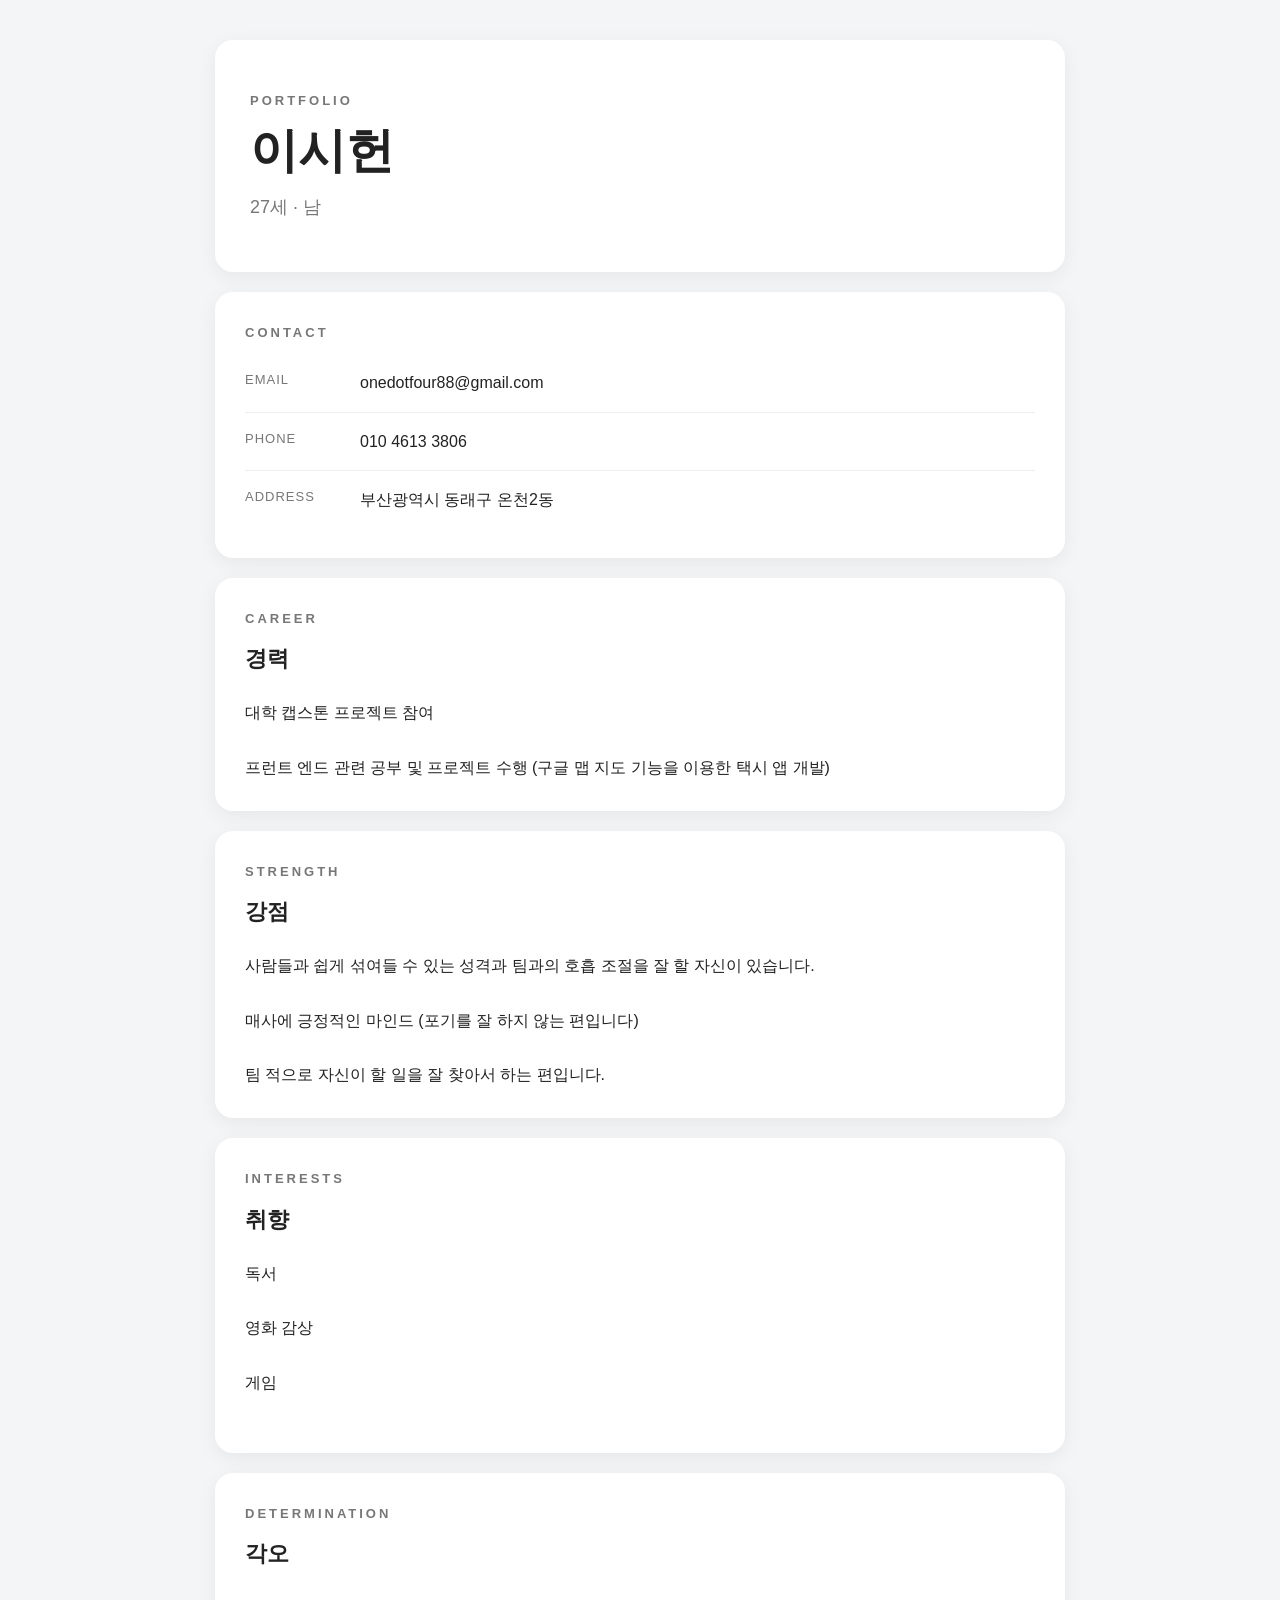
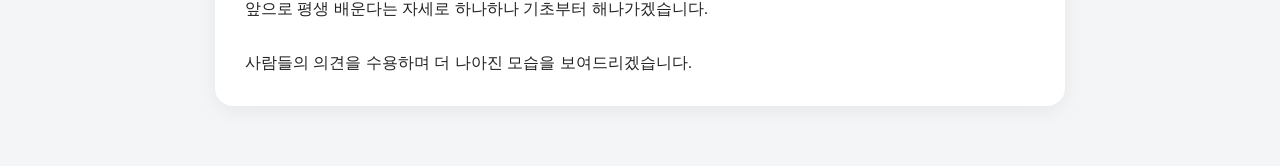
<file: index.html>
<!DOCTYPE html>
<html lang="ko">

<head>

    <meta charset="UTF-8">

    <meta
        name="viewport"
        content="width=device-width, initial-scale=1.0"
    >

    <title>
        
            이시헌 - Portfolio
        
    </title>

    <link
        rel="stylesheet"
        href="style.css"
    >

</head>


<body>

<div class="portfolio-page">

    <main class="portfolio-container">


        <!-- ========================= -->
        <!-- 상단 프로필 -->
        <!-- ========================= -->

        <header class="portfolio-hero">

            <div class="hero-label">
                PORTFOLIO
            </div>


            

            <h1 class="profile-name">
                이시헌
            </h1>

            


            

            <div class="basic-info">

                

                <span>
                    27세
                </span>

                


                

                <span>
                    남
                </span>

                

            </div>

            


        </header>


        <!-- ========================= -->
        <!-- CONTACT -->
        <!-- ========================= -->

        

        <section class="portfolio-section">

            <div class="section-label">
                CONTACT
            </div>


            <div class="contact-list">


                

                <div class="contact-item">

                    <div class="contact-label">
                        EMAIL
                    </div>

                    <div class="contact-value">
                        onedotfour88@gmail.com
                    </div>

                </div>

                


                

                <div class="contact-item">

                    <div class="contact-label">
                        PHONE
                    </div>

                    <div class="contact-value">
                        010 4613 3806
                    </div>

                </div>

                


                

                <div class="contact-item">

                    <div class="contact-label">
                        ADDRESS
                    </div>

                    <div class="contact-value">
                        부산광역시 동래구 온천2동
                    </div>

                </div>

                


            </div>

        </section>

        


        <!-- ========================= -->
        <!-- 경력 -->
        <!-- ========================= -->

        

        <section class="portfolio-section">

            <div class="section-label">
                CAREER
            </div>

            <h2>
                경력
            </h2>

            <div class="section-content">
                대학 캡스톤 프로젝트 참여 <br><br>프런트 엔드 관련 공부 및 프로젝트 수행 (구글 맵 지도 기능을 이용한 택시 앱 개발)  
            </div>

        </section>

        


        <!-- ========================= -->
        <!-- 강점 -->
        <!-- ========================= -->

        

        <section class="portfolio-section">

            <div class="section-label">
                STRENGTH
            </div>

            <h2>
                강점
            </h2>

            <div class="section-content">
                사람들과 쉽게 섞여들 수 있는 성격과 팀과의 호흡 조절을 잘 할 자신이 있습니다. <br><br>매사에 긍정적인 마인드 (포기를 잘 하지 않는 편입니다) <br><br>팀 적으로 자신이 할 일을 잘 찾아서 하는 편입니다.<br>
            </div>

        </section>

        


        <!-- ========================= -->
        <!-- 취향 -->
        <!-- ========================= -->

        

        <section class="portfolio-section">

            <div class="section-label">
                INTERESTS
            </div>

            <h2>
                취향
            </h2>

            <div class="section-content">
                독서 <br><br>영화 감상 <br><br>게임 <br><br>
            </div>

        </section>

        


        <!-- ========================= -->
        <!-- 각오 -->
        <!-- ========================= -->

        

        <section class="portfolio-section">

            <div class="section-label">
                DETERMINATION
            </div>

            <h2>
                각오
            </h2>

            <div class="section-content">
                앞으로 평생 배운다는 자세로 하나하나 기초부터 해나가겠습니다. <br><br>사람들의 의견을 수용하며 더 나아진 모습을 보여드리겠습니다.
            </div>

        </section>

        


        <!-- ========================= -->
        <!-- 로컬 편집 버튼 -->
        <!-- ========================= -->

        


    </main>

</div>


</body>

</html>
</file>
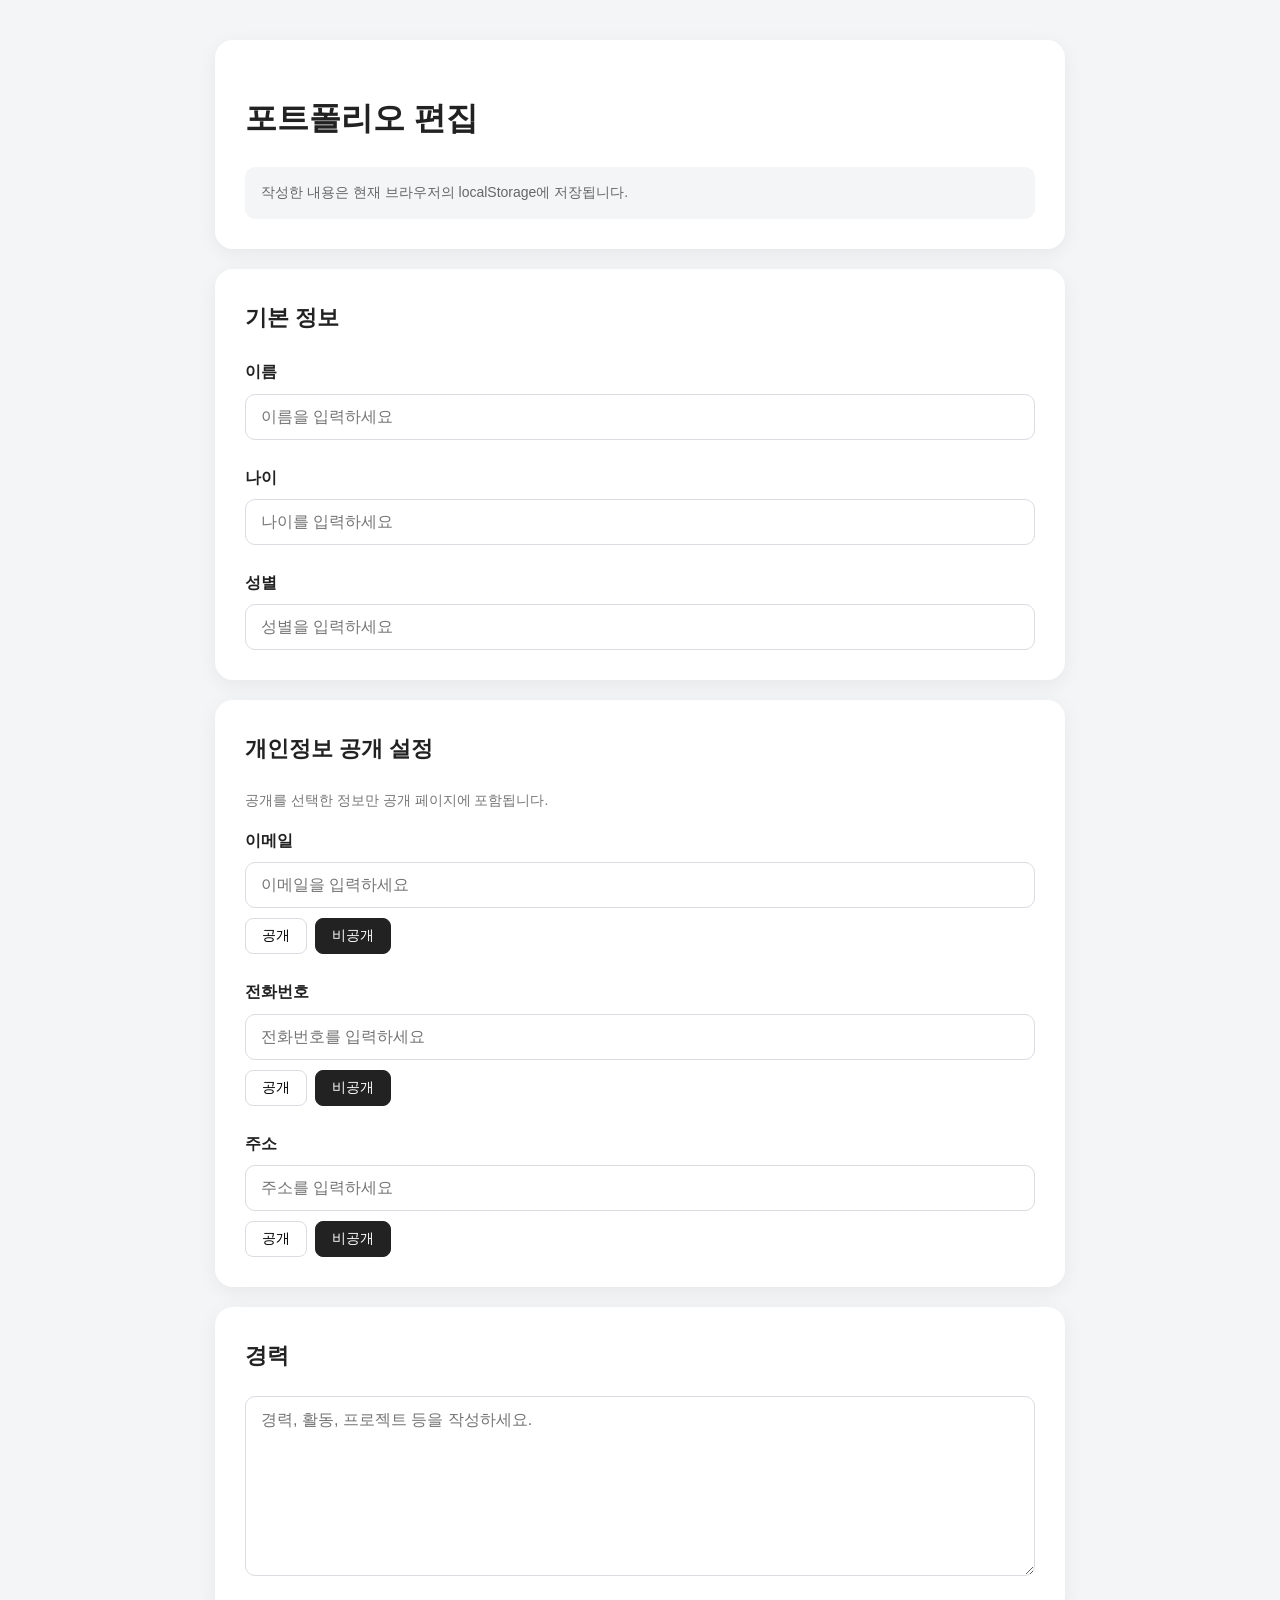
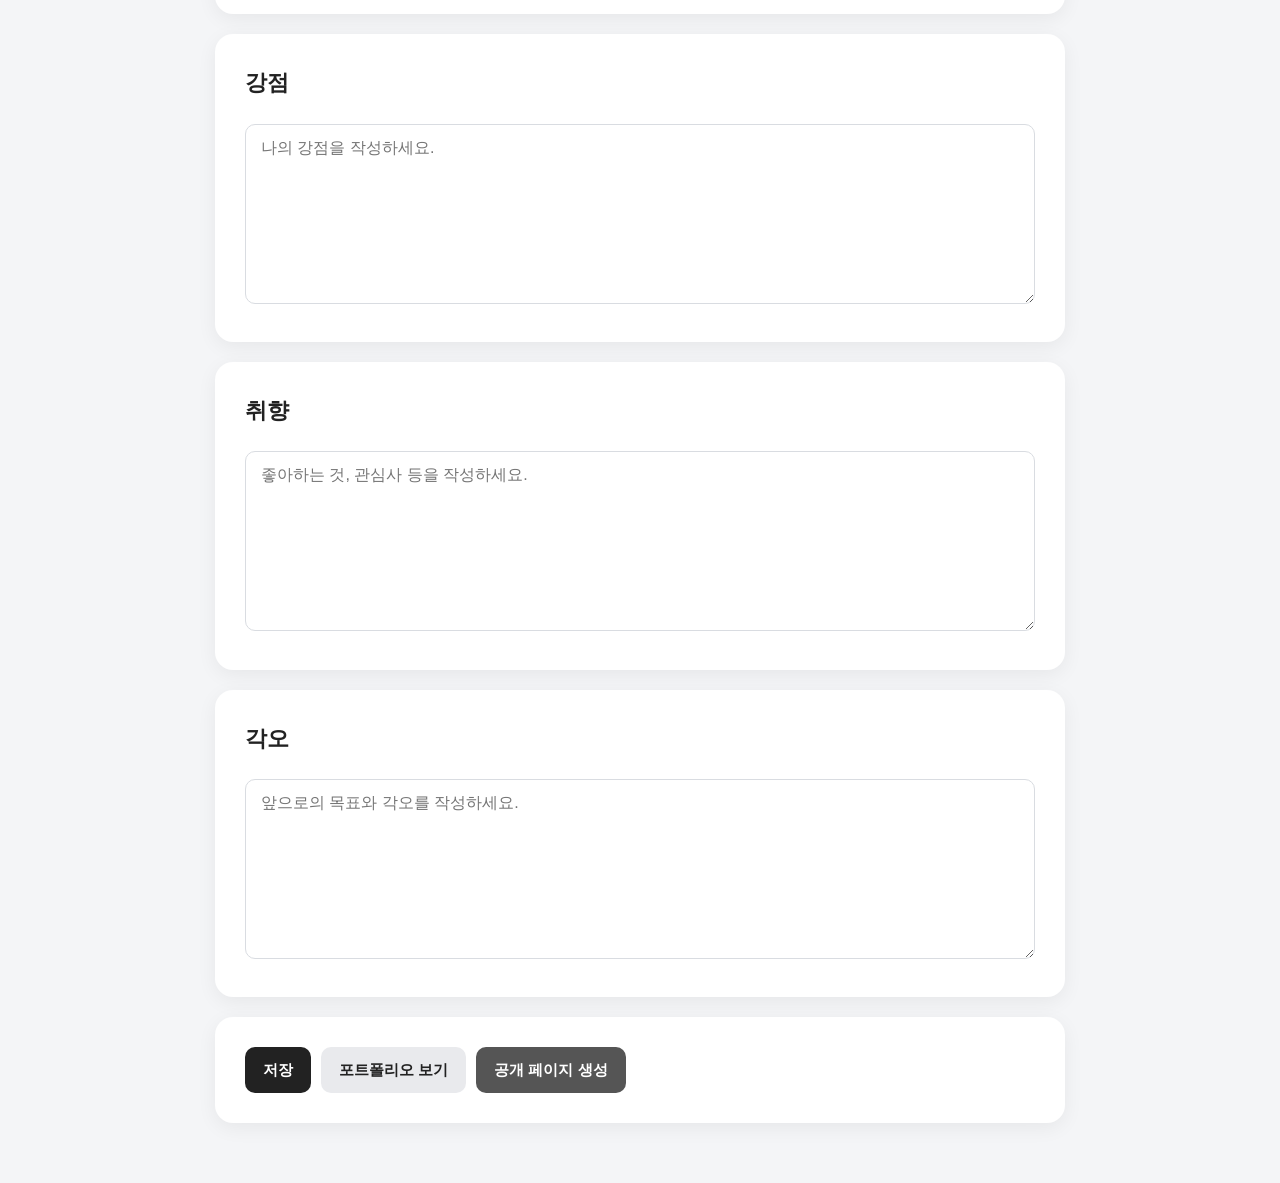
<file: edit.html>
<!DOCTYPE html>
<html lang="ko">

<head>
    <meta charset="UTF-8">

    <meta
        name="viewport"
        content="width=device-width, initial-scale=1.0"
    >

    <title>포트폴리오 편집</title>

    <link rel="stylesheet" href="style.css">
</head>


<body>

<div class="container">


    <!-- 제목 -->

    <div class="card">

        <h1>포트폴리오 편집</h1>

        <div class="notice">
            작성한 내용은 현재 브라우저의 localStorage에 저장됩니다.
        </div>

    </div>



    <!-- 기본 정보 -->

    <div class="card">

        <h2>기본 정보</h2>


        <div class="field">

            <label for="name">
                이름
            </label>

            <input
                type="text"
                id="name"
                placeholder="이름을 입력하세요"
            >

        </div>


        <div class="field">

            <label for="age">
                나이
            </label>

            <input
                type="number"
                id="age"
                placeholder="나이를 입력하세요"
            >

        </div>


        <div class="field">

            <label for="gender">
                성별
            </label>

            <input
                type="text"
                id="gender"
                placeholder="성별을 입력하세요"
            >

        </div>

    </div>



    <!-- 개인정보 -->

    <div class="card">

        <h2>개인정보 공개 설정</h2>

        <p class="description">
            공개를 선택한 정보만 공개 페이지에 포함됩니다.
        </p>


        <!-- 이메일 -->

        <div class="field">

            <label for="email">
                이메일
            </label>

            <input
                type="email"
                id="email"
                placeholder="이메일을 입력하세요"
            >


            <div class="visibility">

                <button
                    type="button"
                    id="email-public"
                    onclick="setVisibility('email', true)"
                >
                    공개
                </button>


                <button
                    type="button"
                    id="email-private"
                    onclick="setVisibility('email', false)"
                >
                    비공개
                </button>

            </div>

        </div>



        <!-- 전화번호 -->

        <div class="field">

            <label for="phone">
                전화번호
            </label>

            <input
                type="text"
                id="phone"
                placeholder="전화번호를 입력하세요"
            >


            <div class="visibility">

                <button
                    type="button"
                    id="phone-public"
                    onclick="setVisibility('phone', true)"
                >
                    공개
                </button>


                <button
                    type="button"
                    id="phone-private"
                    onclick="setVisibility('phone', false)"
                >
                    비공개
                </button>

            </div>

        </div>



        <!-- 주소 -->

        <div class="field">

            <label for="address">
                주소
            </label>

            <input
                type="text"
                id="address"
                placeholder="주소를 입력하세요"
            >


            <div class="visibility">

                <button
                    type="button"
                    id="address-public"
                    onclick="setVisibility('address', true)"
                >
                    공개
                </button>


                <button
                    type="button"
                    id="address-private"
                    onclick="setVisibility('address', false)"
                >
                    비공개
                </button>

            </div>

        </div>

    </div>



    <!-- 경력 -->

    <div class="card">

        <h2>경력</h2>

        <textarea
            id="career"
            placeholder="경력, 활동, 프로젝트 등을 작성하세요."
        ></textarea>

    </div>



    <!-- 강점 -->

    <div class="card">

        <h2>강점</h2>

        <textarea
            id="strength"
            placeholder="나의 강점을 작성하세요."
        ></textarea>

    </div>



    <!-- 취향 -->

    <div class="card">

        <h2>취향</h2>

        <textarea
            id="taste"
            placeholder="좋아하는 것, 관심사 등을 작성하세요."
        ></textarea>

    </div>



    <!-- 각오 -->

    <div class="card">

        <h2>각오</h2>

        <textarea
            id="determination"
            placeholder="앞으로의 목표와 각오를 작성하세요."
        ></textarea>

    </div>



    <!-- 버튼 -->

    <div class="card">

        <div class="action-buttons">


            <button
                class="save-button"
                type="button"
                onclick="saveProfile()"
            >
                저장
            </button>


            <button
                class="preview-button"
                type="button"
                onclick="goToPortfolio()"
            >
                포트폴리오 보기
            </button>


            <button
                class="generate-button"
                type="button"
                onclick="generatePublicPage()"
            >
                공개 페이지 생성
            </button>


        </div>

    </div>


</div>


<script src="script.js"></script>

</body>

</html>
</file>
<file: style.css>
* {
    box-sizing: border-box;
}

html {
    scroll-behavior: smooth;
}

body {
    margin: 0;
    padding: 40px 20px;
    background: #f4f5f7;
    color: #222;
    font-family: Arial, "Noto Sans KR", sans-serif;
    line-height: 1.7;
}

.container {
    width: 100%;
    max-width: 850px;
    margin: 0 auto;
}

.card {
    background: white;
    border-radius: 18px;
    padding: 30px;
    margin-bottom: 20px;
    box-shadow: 0 5px 20px rgba(0, 0, 0, 0.06);
}

.profile-header {
    padding: 50px 35px;
}

.profile-label {
    margin: 0 0 10px;
    font-size: 13px;
    font-weight: bold;
    letter-spacing: 3px;
    color: #777;
}

.profile-header h1 {
    margin: 0;
    font-size: 48px;
    line-height: 1.2;
}

.profile-basic {
    margin-top: 12px;
    color: #777;
    font-size: 18px;
}

h2 {
    margin-top: 0;
    margin-bottom: 22px;
    font-size: 22px;
}

.notice {
    padding: 14px 16px;
    margin-top: 20px;
    background: #f4f5f7;
    border-radius: 10px;
    color: #666;
    font-size: 14px;
}

.description {
    color: #777;
    font-size: 14px;
}

.field {
    margin-bottom: 24px;
}

.field:last-child {
    margin-bottom: 0;
}

label {
    display: block;
    margin-bottom: 8px;
    font-weight: bold;
}

input,
textarea {
    width: 100%;
    padding: 13px 15px;
    border: 1px solid #d9dce1;
    border-radius: 10px;
    font-size: 16px;
    font-family: inherit;
    background: white;
}

input:focus,
textarea:focus {
    outline: 3px solid rgba(0, 0, 0, 0.08);
    border-color: #777;
}

textarea {
    min-height: 180px;
    resize: vertical;
}

.visibility {
    display: flex;
    gap: 8px;
    margin-top: 10px;
}

.visibility button {
    padding: 8px 16px;
    border: 1px solid #d9dce1;
    border-radius: 8px;
    background: white;
    cursor: pointer;
    font-size: 14px;
}

.visibility button:hover {
    background: #f1f2f4;
}

.visibility button.active {
    background: #222;
    color: white;
    border-color: #222;
}

.action-buttons {
    display: flex;
    flex-wrap: wrap;
    gap: 10px;
}

.action-buttons button {
    min-height: 46px;
    padding: 10px 18px;
    border: none;
    border-radius: 10px;
    cursor: pointer;
    font-size: 15px;
    font-weight: bold;
}

.save-button {
    background: #222;
    color: white;
}

.preview-button {
    background: #e9eaed;
    color: #222;
}

.generate-button {
    background: #555;
    color: white;
}

.action-buttons button:hover {
    opacity: 0.85;
}

.action-buttons button:focus,
.visibility button:focus {
    outline: 3px solid rgba(0, 0, 0, 0.25);
    outline-offset: 2px;
}

.contact-item {
    display: flex;
    flex-wrap: wrap;
    gap: 15px;
    padding: 15px 0;
    border-bottom: 1px solid #eee;
}

.contact-item:last-child {
    border-bottom: none;
}

.contact-item strong {
    width: 100px;
    font-size: 13px;
    color: #777;
    letter-spacing: 1px;
}

.contact-item span {
    flex: 1;
}

.content {
    white-space: normal;
}

.private-message {
    color: #888;
}

@media (max-width: 600px) {
    body {
        padding: 20px 12px;
    }

    .card {
        padding: 22px;
        border-radius: 14px;
    }

    .profile-header {
        padding: 35px 22px;
    }

    .profile-header h1 {
        font-size: 36px;
    }

    .action-buttons {
        flex-direction: column;
    }

    .action-buttons button {
        width: 100%;
    }

    .contact-item {
        display: block;
    }

    .contact-item strong {
        display: block;
        width: auto;
        margin-bottom: 4px;
    }
}

/* ===== 공개 포트폴리오 페이지 ===== */

.portfolio-page {
    width: 100%;
}

.portfolio-container {
    width: 100%;
    max-width: 850px;
    margin: 0 auto;
}

.portfolio-hero,
.portfolio-section {
    background: white;
    border-radius: 18px;
    padding: 30px;
    margin-bottom: 20px;
    box-shadow: 0 5px 20px rgba(0, 0, 0, 0.06);
}

.portfolio-hero {
    padding: 50px 35px;
}

.hero-label,
.section-label {
    font-size: 13px;
    font-weight: bold;
    letter-spacing: 3px;
    color: #777;
    margin-bottom: 10px;
}

.profile-name {
    margin: 0;
    font-size: 48px;
    line-height: 1.2;
}

.basic-info {
    margin-top: 12px;
    color: #777;
    font-size: 18px;
}

.basic-info span:not(:last-child)::after {
    content: " · ";
}

.portfolio-section h2 {
    margin-top: 0;
    margin-bottom: 22px;
    font-size: 22px;
}

.contact-list .contact-item {
    display: flex;
    flex-wrap: wrap;
    gap: 15px;
    padding: 15px 0;
    border-bottom: 1px solid #eee;
}

.contact-list .contact-item:last-child {
    border-bottom: none;
}

.contact-label {
    width: 100px;
    font-size: 13px;
    color: #777;
    letter-spacing: 1px;
}

.contact-value {
    flex: 1;
}

.section-content {
    white-space: normal;
    margin-top: 10px;
}

@media (max-width: 600px) {
    .portfolio-hero,
    .portfolio-section {
        padding: 22px;
        border-radius: 14px;
    }

    .contact-list .contact-item {
        display: block;
    }

    .contact-label {
        display: block;
        width: auto;
        margin-bottom: 4px;
    }
}
</file>
